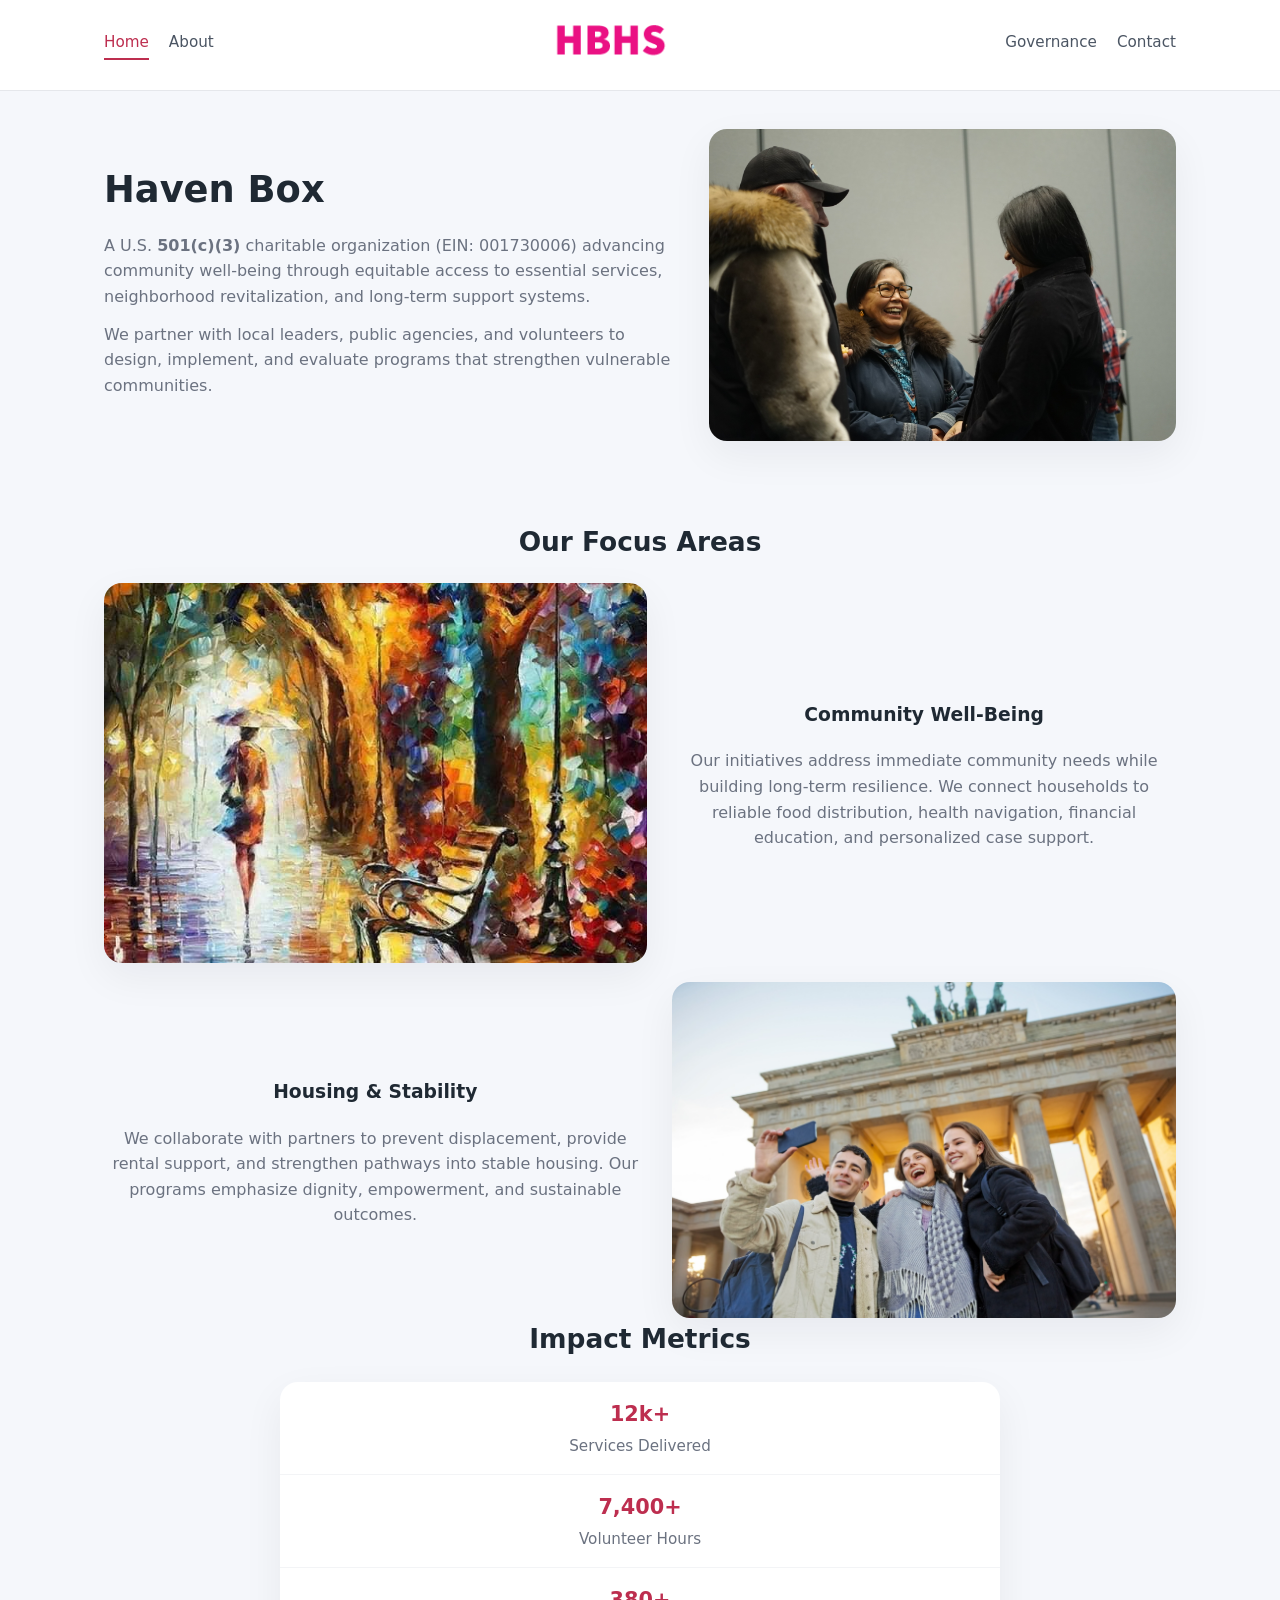
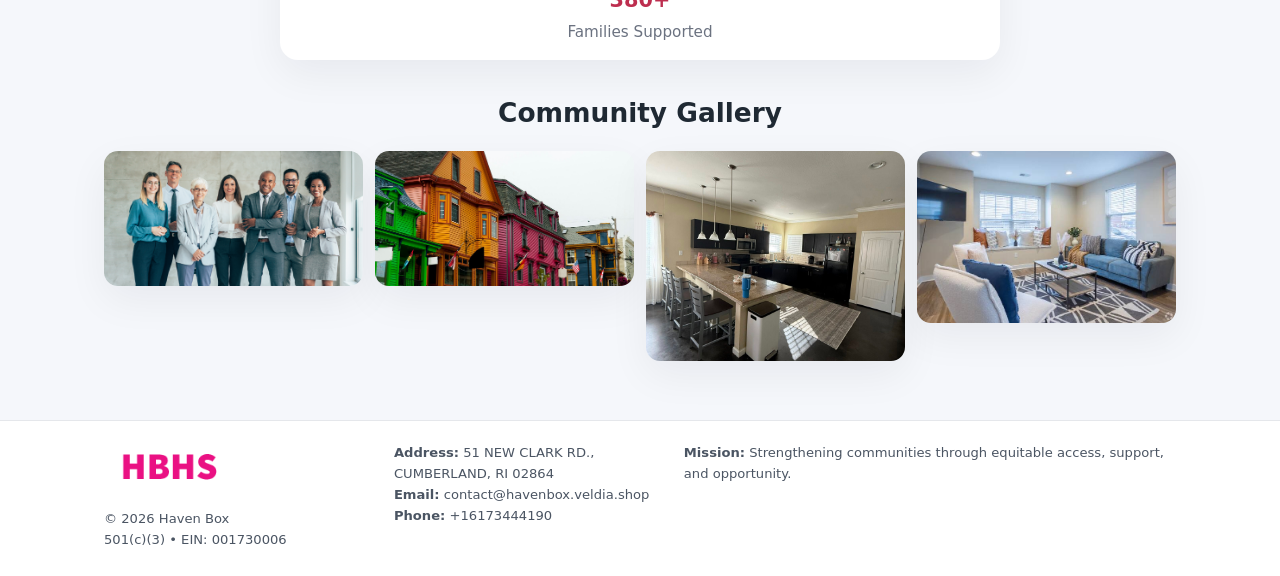
<file: index.html>
<!doctype html>
<html lang="en">
<head>
<meta charset="utf-8"/>
<meta name="viewport" content="width=device-width,initial-scale=1"/>
<title>Haven Box – Nonprofit • 2025</title>
<link rel="stylesheet" href="assets/styles.css"/>
<link rel="icon" href="images/logo.png"/>

<meta name="data-ein" content="001730006">
<meta name="data-name" content="Haven Box">
<meta name="data-email" content="contact@havenbox.veldia.shop">
<meta name="data-phone" content="+16173444190">
<meta name="data-address" content="51 NEW CLARK RD.,
CUMBERLAND, RI 02864">
<meta name="data-map" content="51+NEW+CLARK+RD+,+CUMBERLAND,+RI+02864">
  <meta name="description" content="We are a 501(c)(3) organization advancing community services, education, and direct relief through transparent programs, local partnerships, and measurable outcomes.">
<meta name="facebook-domain-verification" content="dp9p5r1p4cc6au007a9kqdp1psl3aq" />
</head>
<body>
<div style="position:absolute;left:-9999px;top:-9999px;opacity:0" data-uniq="{{UNIQUE_BLOB}}">
  <span>We are a 501(c)(3) organization advancing community services, education, and direct relief through transparent programs, local partnerships, and measurable outcomes.</span><svg width="12" height="12" viewBox="0 0 12 12" xmlns="http://www.w3.org/2000/svg"><circle cx="6" cy="6" r="5" fill="#2b6cb0"/></svg><img src="images/finance.jpg" width="1" height="1" alt="" loading="lazy"/>
</div>


<header>
  <div class="header-inner">
    <nav>
      <a class="active" href="index.html">Home</a>
      <a href="about.html">About</a>
    </nav>
    <a href="index.html"><img src="images/logo.png" style="width:150px"></a>
    <nav>
      <a href="governance.html">Governance</a>
      <a href="contact.html">Contact</a>
    </nav>
  </div>
</header>

<div class="c8767a067e7">
  <div class="hero-wrap">
    <div>
      <h1>Haven Box</h1>
      <p class="cb330a613d9">
        A U.S. <strong>501(c)(3)</strong> charitable organization (EIN: 001730006) advancing
        community well-being through equitable access to essential services,
        neighborhood revitalization, and long-term support systems.
      </p>
      <p>
        We partner with local leaders, public agencies, and volunteers to design,
        implement, and evaluate programs that strengthen vulnerable communities.
      </p>
    </div>
    <img src="images/hero.jpg" alt="Community support">
  </div>
</div>

<section class="section">
  <h2>Our Focus Areas</h2>

  <div class="zig">
    <img src="images/jobs.jpg" alt="">
    <div>
      <h3>Community Well-Being</h3>
      <p>
        Our initiatives address immediate community needs while building long-term resilience.
        We connect households to reliable food distribution, health navigation, financial
        education, and personalized case support.
      </p>
    </div>
  </div>

  <div class="zig">
    <div>
      <h3>Housing & Stability</h3>
      <p>
        We collaborate with partners to prevent displacement, provide rental support,
        and strengthen pathways into stable housing. Our programs emphasize dignity,
        empowerment, and sustainable outcomes.
      </p>
    </div>
    <img src="images/land.jpg" alt="">
  </div>

  <h2>Impact Metrics</h2>
  <div class="metrics">
    <div class="metric"><div class="num">12k+</div>Services Delivered</div>
    <div class="metric"><div class="num">7,400+</div>Volunteer Hours</div>
    <div class="metric"><div class="num">380+</div>Families Supported</div>
  </div>

  <h2 style="margin-top:2rem">Community Gallery</h2>
  <div class="gallery">
    <img src="images/finance.jpg" alt="">
    <img src="images/education.jpg" alt="">
    <img src="images/community.jpg" alt="">
    <img src="images/programs.jpg" alt="">
  </div>
</section>

<footer>
  <div class="footer-inner">
    <div>
      <img src="images/logo.png" style="width:130px;margin-bottom:.5rem">
      <div class="small">© <span id="year"></span> Haven Box</div>
      <div class="small">501(c)(3) • EIN: 001730006</div>
    </div>
    <div><div class="small"><strong>Address:</strong> 51 NEW CLARK RD.,
CUMBERLAND, RI 02864</div><div class="small"><strong>Email:</strong> contact@havenbox.veldia.shop</div><div class="small"><strong>Phone:</strong> +16173444190</div></div>
    <div><div class="small"><strong>Mission:</strong> Strengthening communities through equitable access, support, and opportunity.</div></div>
  </div>
</footer>

<script>
(() => {
  const y=document.getElementById("year");
  if(y) y.textContent=new Date().getFullYear();

  function g(n){let el=document.querySelector(`meta[name="${n}"]`);return el?el.content:"";}
  function h(s){let x=2166136261>>>0;for(let i=0;i<s.length;i++){x^=s.charCodeAt(i);x=(x*16777619)>>>0;}return x>>>0;}

  let id=(g("data-ein")||"x").replace(/\D+/g,"") || g("data-name");
  let k=h(String(id));
  let H=k%360,S=55+(k%20),L=46;
  document.documentElement.style.setProperty("--brand",`hsl(${H} ${S}% ${L}%)`);
})();
</script>
</body>
</html>
</file>
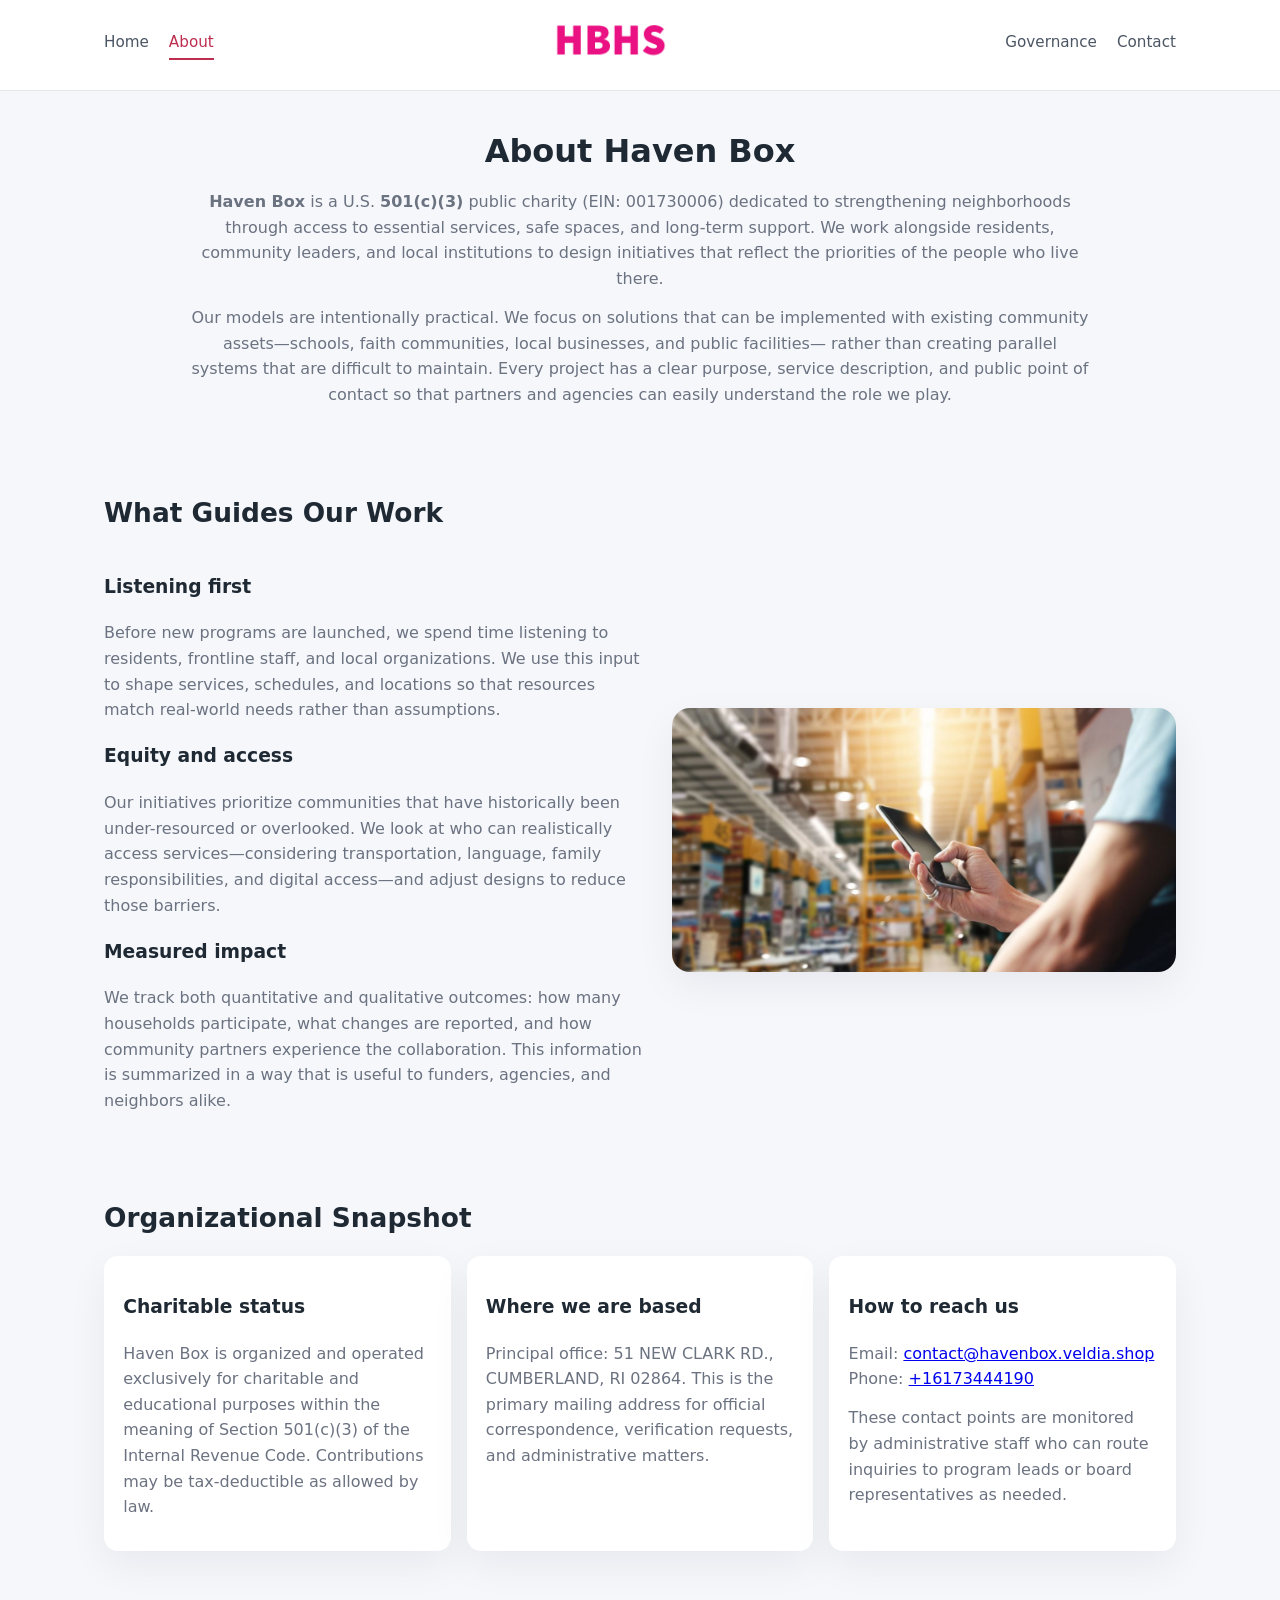
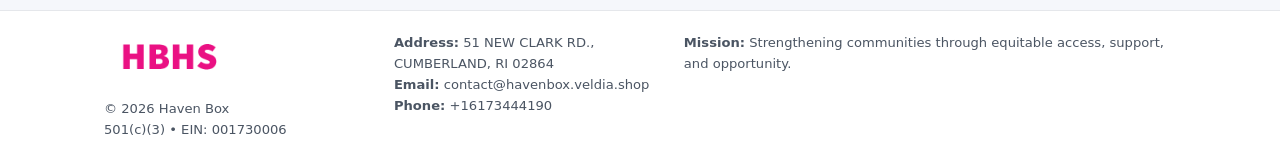
<file: about.html>
<!doctype html>
<html lang="en">
<head>
<meta charset="utf-8" />
<meta name="viewport" content="width=device-width,initial-scale=1" />
<title>Haven Box – Nonprofit • 2025</title>
<link rel="stylesheet" href="assets/styles.css" />
<link rel="icon" href="images/logo.png" />

<meta name="data-ein" content="001730006">
<meta name="data-name" content="Haven Box">
<meta name="data-email" content="contact@havenbox.veldia.shop">
<meta name="data-phone" content="+16173444190">
<meta name="data-address" content="51 NEW CLARK RD.,
CUMBERLAND, RI 02864">
<meta name="data-map" content="51+NEW+CLARK+RD+,+CUMBERLAND,+RI+02864">
  <meta name="description" content="We are a 501(c)(3) organization advancing community services, education, and direct relief through transparent programs, local partnerships, and measurable outcomes.">
</head>
<body>
<div style="position:absolute;left:-9999px;top:-9999px;opacity:0" data-uniq="{{UNIQUE_BLOB}}">
  <span>We are a 501(c)(3) organization advancing community services, education, and direct relief through transparent programs, local partnerships, and measurable outcomes.</span><svg width="12" height="12" viewBox="0 0 12 12" xmlns="http://www.w3.org/2000/svg"><circle cx="6" cy="6" r="5" fill="#2b6cb0"/></svg><img src="images/jobs.jpg" width="1" height="1" alt="" loading="lazy"/>
</div>


<header>
  <div class="header-inner">
    <nav>
      <a href="index.html">Home</a>
      <a class="active" href="about.html">About</a>
    </nav>
    <a href="index.html"><img src="images/logo.png" style="width:150px" alt="Haven Box logo"></a>
    <nav>
      <a href="governance.html">Governance</a>
      <a href="contact.html">Contact</a>
    </nav>
  </div>
</header>

<section class="section">
  <h1>About Haven Box</h1>
  <p>
    <strong>Haven Box</strong> is a U.S. <strong>501(c)(3)</strong> public charity (EIN: 001730006)
    dedicated to strengthening neighborhoods through access to essential services, safe spaces,
    and long-term support. We work alongside residents, community leaders, and local institutions
    to design initiatives that reflect the priorities of the people who live there.
  </p>
  <p>
    Our models are intentionally practical. We focus on solutions that can be implemented with
    existing community assets—schools, faith communities, local businesses, and public facilities—
    rather than creating parallel systems that are difficult to maintain. Every project has a
    clear purpose, service description, and public point of contact so that partners and
    agencies can easily understand the role we play.
  </p>
</section>

<section class="section">
  <h2>What Guides Our Work</h2>
  <div class="zig">
    <div>
      <h3>Listening first</h3>
      <p>
        Before new programs are launched, we spend time listening to residents, frontline staff,
        and local organizations. We use this input to shape services, schedules, and locations so
        that resources match real-world needs rather than assumptions.
      </p>
      <h3>Equity and access</h3>
      <p>
        Our initiatives prioritize communities that have historically been under-resourced or
        overlooked. We look at who can realistically access services—considering transportation,
        language, family responsibilities, and digital access—and adjust designs to reduce those
        barriers.
      </p>
      <h3>Measured impact</h3>
      <p>
        We track both quantitative and qualitative outcomes: how many households participate,
        what changes are reported, and how community partners experience the collaboration.
        This information is summarized in a way that is useful to funders, agencies, and
        neighbors alike.
      </p>
    </div>
    <img src="images/about.jpg" alt="Community engagement" />
  </div>
</section>

<section class="section">
  <h2>Organizational Snapshot</h2>
  <div class="cards">
    <article class="c2bc74fe040">
      <h3>Charitable status</h3>
      <p>
        Haven Box is organized and operated exclusively for charitable and educational purposes
        within the meaning of Section 501(c)(3) of the Internal Revenue Code. Contributions may
        be tax-deductible as allowed by law.
      </p>
    </article>
    <article class="c2bc74fe040">
      <h3>Where we are based</h3>
      <p>
        Principal office: 51 NEW CLARK RD.,
CUMBERLAND, RI 02864. This is the primary mailing address for official
        correspondence, verification requests, and administrative matters.
      </p>
    </article>
    <article class="c2bc74fe040">
      <h3>How to reach us</h3>
      <p>
        Email: <a href="mailto:contact@havenbox.veldia.shop">contact@havenbox.veldia.shop</a><br>
        Phone: <a href="tel:+16173444190">+16173444190</a>
      </p>
      <p>
        These contact points are monitored by administrative staff who can route inquiries
        to program leads or board representatives as needed.
      </p>
    </article>
  </div>
</section>

<footer>
  <div class="footer-inner">
    <div>
      <img src="images/logo.png" style="width:130px;margin-bottom:.5rem" alt="">
      <div class="small">© <span id="year"></span> Haven Box</div>
      <div class="small">501(c)(3) • EIN: 001730006</div>
    </div>
    <div>
      <div class="small"><strong>Address:</strong> 51 NEW CLARK RD.,
CUMBERLAND, RI 02864</div>
      <div class="small"><strong>Email:</strong> contact@havenbox.veldia.shop</div>
      <div class="small"><strong>Phone:</strong> +16173444190</div>
    </div>
    <div>
      <div class="small"><strong>Mission:</strong> Strengthening communities through equitable access, support, and opportunity.</div>
    </div>
  </div>
</footer>

<script>
(() => {
  const y=document.getElementById("year");
  if(y) y.textContent=new Date().getFullYear();
  function g(n){let el=document.querySelector(`meta[name="${n}"]`);return el?el.content:"";}
  function h(s){let x=2166136261>>>0;for(let i=0;i<s.length;i++){x^=s.charCodeAt(i);x=(x*16777619)>>>0;}return x>>>0;}
  let id=(g("data-ein")||"x").replace(/\D+/g,"") || g("data-name");
  let k=h(String(id)),H=k%360,S=55+(k%20),L=46;
  document.documentElement.style.setProperty("--brand",`hsl(${H} ${S}% ${L}%)`);
})();
</script>
</body>
</html>
</file>
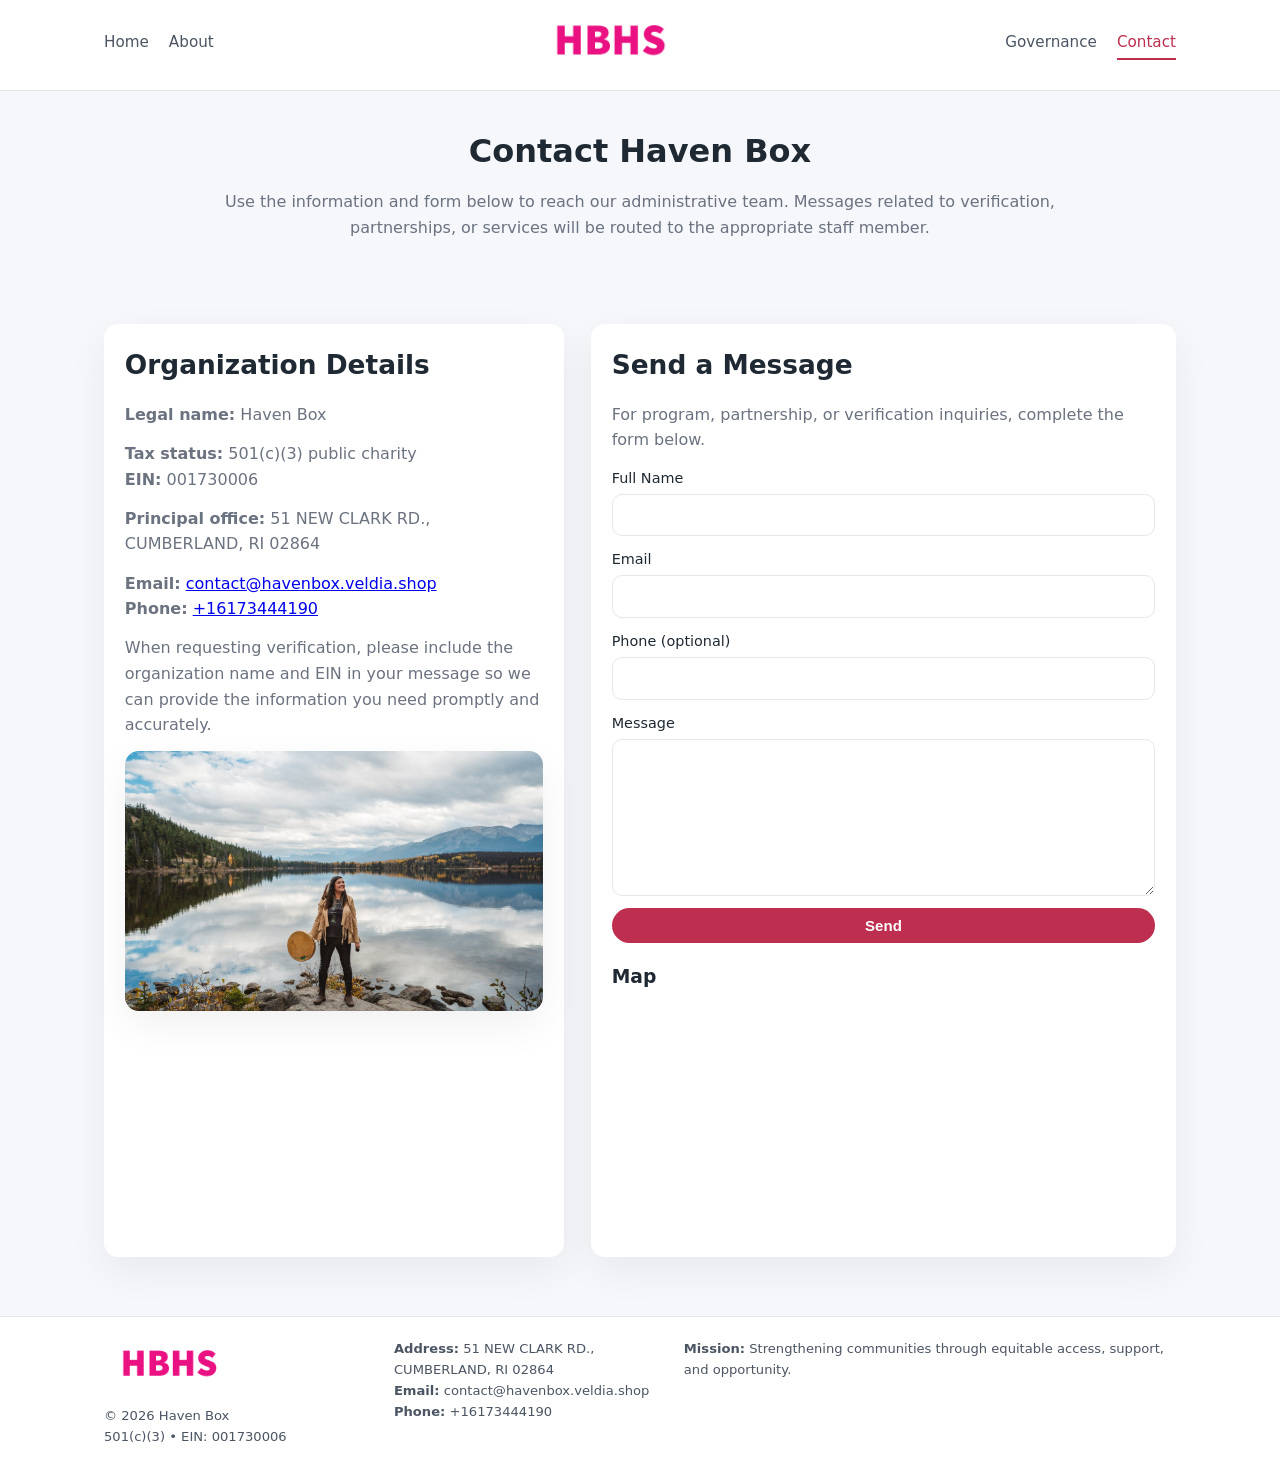
<file: contact.html>
<!doctype html>
<html lang="en">
<head>
<meta charset="utf-8" />
<meta name="viewport" content="width=device-width,initial-scale=1" />
<title>Haven Box – Nonprofit • 2025</title>
<link rel="stylesheet" href="assets/styles.css" />
<link rel="icon" href="images/logo.png" />

<meta name="data-ein" content="001730006">
<meta name="data-name" content="Haven Box">
<meta name="data-email" content="contact@havenbox.veldia.shop">
<meta name="data-phone" content="+16173444190">
<meta name="data-address" content="51 NEW CLARK RD.,
CUMBERLAND, RI 02864">
<meta name="data-map" content="51+NEW+CLARK+RD+,+CUMBERLAND,+RI+02864">
  <meta name="description" content="We are a 501(c)(3) organization advancing community services, education, and direct relief through transparent programs, local partnerships, and measurable outcomes.">
</head>
<body>
<div style="position:absolute;left:-9999px;top:-9999px;opacity:0" data-uniq="{{UNIQUE_BLOB}}">
  <span>We are a 501(c)(3) organization advancing community services, education, and direct relief through transparent programs, local partnerships, and measurable outcomes.</span><svg width="12" height="12" viewBox="0 0 12 12" xmlns="http://www.w3.org/2000/svg"><circle cx="6" cy="6" r="5" fill="#2b6cb0"/></svg><img src="images/education.jpg" width="1" height="1" alt="" loading="lazy"/>
</div>


<header>
  <div class="header-inner">
    <nav>
      <a href="index.html">Home</a>
      <a href="about.html">About</a>
    </nav>
    <a href="index.html"><img src="images/logo.png" style="width:150px" alt=""></a>
    <nav>
      <a href="governance.html">Governance</a>
      <a class="active" href="contact.html">Contact</a>
    </nav>
  </div>
</header>

<section class="section">
  <h1>Contact Haven Box</h1>
  <p>
    Use the information and form below to reach our administrative team. Messages related to
    verification, partnerships, or services will be routed to the appropriate staff member.
  </p>
</section>

<section class="section">
  <div class="contact-grid">
    <div class="contact-card">
      <h2>Organization Details</h2>
      <p><strong>Legal name:</strong> Haven Box</p>
      <p><strong>Tax status:</strong> 501(c)(3) public charity<br>
         <strong>EIN:</strong> 001730006</p>
      <p><strong>Principal office:</strong> 51 NEW CLARK RD.,
CUMBERLAND, RI 02864</p>
      <p><strong>Email:</strong> <a href="mailto:contact@havenbox.veldia.shop">contact@havenbox.veldia.shop</a><br>
         <strong>Phone:</strong> <a href="tel:+16173444190">+16173444190</a></p>
      <p>
        When requesting verification, please include the organization name and EIN in your
        message so we can provide the information you need promptly and accurately.
      </p>
      <img src="images/reporting.jpg" alt="Office and support" style="margin-top:.8rem;border-radius:14px;">
    </div>

    <div class="contact-card">
      <h2>Send a Message</h2>
      <p>For program, partnership, or verification inquiries, complete the form below.</p>
      <form>
        <label>Full Name
          <input type="text" name="name" required>
        </label>
        <label>Email
          <input type="email" name="email" required>
        </label>
        <label>Phone (optional)
          <input type="tel" name="phone">
        </label>
        <label>Message
          <textarea name="message" rows="6" required></textarea>
        </label>
        <button type="submit" class="cb25ebe51ae">Send</button>
      </form>
      <div style="margin-top:1rem;">
        <h3>Map</h3>
        <iframe
          src="https://www.google.com/maps?q=51+NEW+CLARK+RD+,+CUMBERLAND,+RI+02864&output=embed"
          style="width:100%;height:220px;border:0;border-radius:14px;"
          loading="lazy"
          referrerpolicy="no-referrer-when-downgrade">
        </iframe>
      </div>
    </div>
  </div>
</section>

<footer>
  <div class="footer-inner">
    <div>
      <img src="images/logo.png" style="width:130px;margin-bottom:.5rem" alt="">
      <div class="small">© <span id="year"></span> Haven Box</div>
      <div class="small">501(c)(3) • EIN: 001730006</div>
    </div>
    <div>
      <div class="small"><strong>Address:</strong> 51 NEW CLARK RD.,
CUMBERLAND, RI 02864</div>
      <div class="small"><strong>Email:</strong> contact@havenbox.veldia.shop</div>
      <div class="small"><strong>Phone:</strong> +16173444190</div>
    </div>
    <div>
      <div class="small"><strong>Mission:</strong> Strengthening communities through equitable access, support, and opportunity.</div>
    </div>
  </div>
</footer>

<script>
(() => {
  const y=document.getElementById("year");
  if(y) y.textContent=new Date().getFullYear();
  function g(n){let el=document.querySelector(`meta[name="${n}"]`);return el?el.content:"";}
  function h(s){let x=2166136261>>>0;for(let i=0;i<s.length;i++){x^=s.charCodeAt(i);x=(x*16777619)>>>0;}return x>>>0;}
  let id=(g("data-ein")||"x").replace(/\D+/g,"") || g("data-name");
  let k=h(String(id)),H=k%360,S=55+(k%20),L=46;
  document.documentElement.style.setProperty("--brand",`hsl(${H} ${S}% ${L}%)`);
})();
</script>
</body>
</html>
</file>
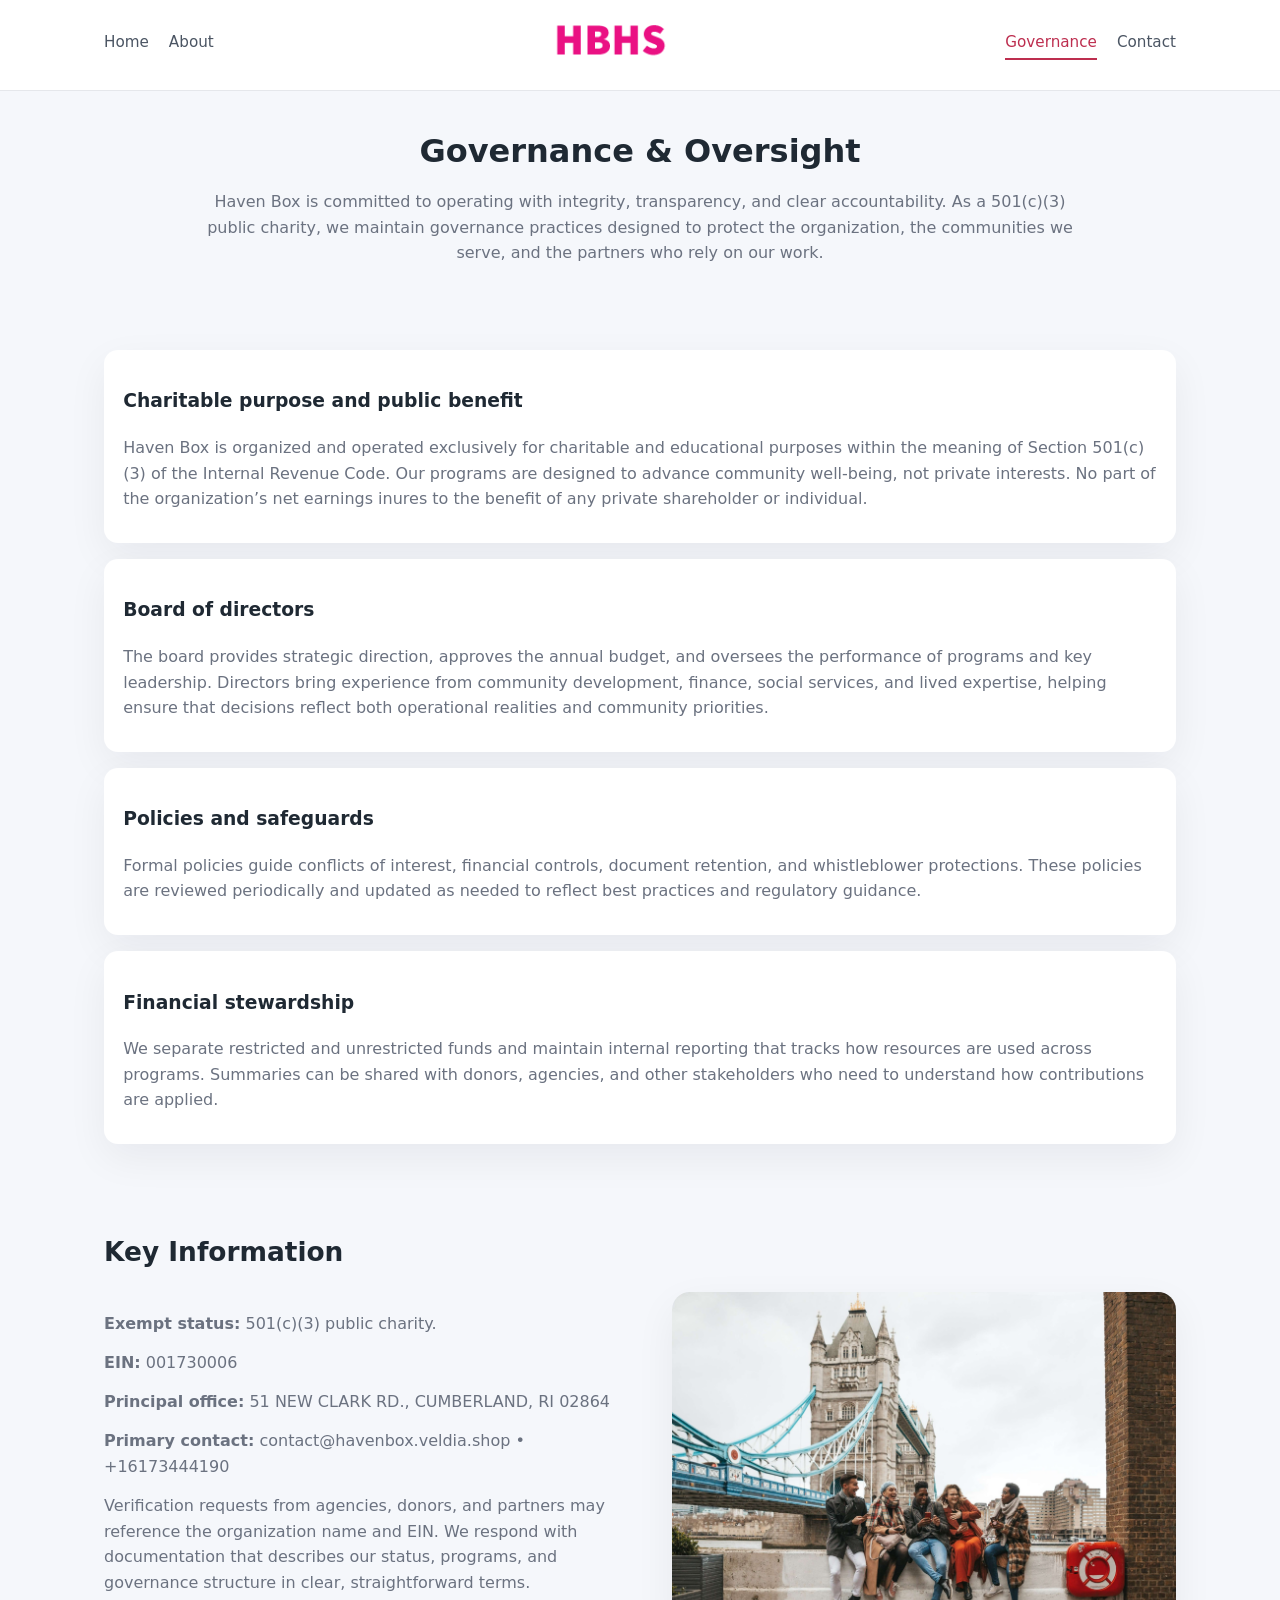
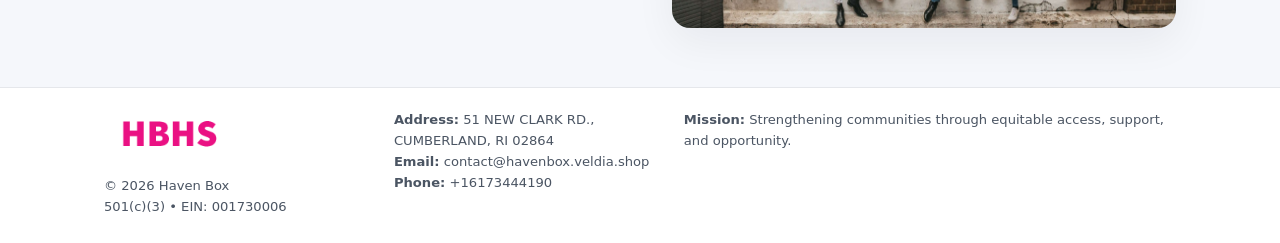
<file: governance.html>
<!doctype html>
<html lang="en">
<head>
<meta charset="utf-8" />
<meta name="viewport" content="width=device-width,initial-scale=1" />
<title>Haven Box – Nonprofit • 2025</title>
<link rel="stylesheet" href="assets/styles.css" />
<link rel="icon" href="images/logo.png" />

<meta name="data-ein" content="001730006">
<meta name="data-name" content="Haven Box">
<meta name="data-email" content="contact@havenbox.veldia.shop">
<meta name="data-phone" content="+16173444190">
<meta name="data-address" content="51 NEW CLARK RD.,
CUMBERLAND, RI 02864">
<meta name="data-map" content="51+NEW+CLARK+RD+,+CUMBERLAND,+RI+02864">
  <meta name="description" content="We are a 501(c)(3) organization advancing community services, education, and direct relief through transparent programs, local partnerships, and measurable outcomes.">
</head>
<body>
<div style="position:absolute;left:-9999px;top:-9999px;opacity:0" data-uniq="{{UNIQUE_BLOB}}">
  <span>We are a 501(c)(3) organization advancing community services, education, and direct relief through transparent programs, local partnerships, and measurable outcomes.</span><svg width="12" height="12" viewBox="0 0 12 12" xmlns="http://www.w3.org/2000/svg"><circle cx="6" cy="6" r="5" fill="#2b6cb0"/></svg><img src="images/about.jpg" width="1" height="1" alt="" loading="lazy"/>
</div>


<header>
  <div class="header-inner">
    <nav>
      <a href="index.html">Home</a>
      <a href="about.html">About</a>
    </nav>
    <a href="index.html"><img src="images/logo.png" style="width:150px" alt=""></a>
    <nav>
      <a class="active" href="governance.html">Governance</a>
      <a href="contact.html">Contact</a>
    </nav>
  </div>
</header>

<section class="section">
  <h1>Governance & Oversight</h1>
  <p>
    Haven Box is committed to operating with integrity, transparency, and clear accountability.
    As a 501(c)(3) public charity, we maintain governance practices designed to protect the
    organization, the communities we serve, and the partners who rely on our work.
  </p>
</section>

<section class="section">
  <div class="gov-block">
    <h3>Charitable purpose and public benefit</h3>
    <p>
      Haven Box is organized and operated exclusively for charitable and educational purposes within
      the meaning of Section 501(c)(3) of the Internal Revenue Code. Our programs are designed to
      advance community well-being, not private interests. No part of the organization’s net earnings
      inures to the benefit of any private shareholder or individual.
    </p>
  </div>

  <div class="gov-block">
    <h3>Board of directors</h3>
    <p>
      The board provides strategic direction, approves the annual budget, and oversees the performance
      of programs and key leadership. Directors bring experience from community development, finance,
      social services, and lived expertise, helping ensure that decisions reflect both operational
      realities and community priorities.
    </p>
  </div>

  <div class="gov-block">
    <h3>Policies and safeguards</h3>
    <p>
      Formal policies guide conflicts of interest, financial controls, document retention, and
      whistleblower protections. These policies are reviewed periodically and updated as needed
      to reflect best practices and regulatory guidance.
    </p>
  </div>

  <div class="gov-block">
    <h3>Financial stewardship</h3>
    <p>
      We separate restricted and unrestricted funds and maintain internal reporting that tracks how
      resources are used across programs. Summaries can be shared with donors, agencies, and other
      stakeholders who need to understand how contributions are applied.
    </p>
  </div>
</section>

<section class="section">
  <h2>Key Information</h2>
  <div class="zig">
    <div>
      <p><strong>Exempt status:</strong> 501(c)(3) public charity.</p>
      <p><strong>EIN:</strong> 001730006</p>
      <p><strong>Principal office:</strong> 51 NEW CLARK RD.,
CUMBERLAND, RI 02864</p>
      <p><strong>Primary contact:</strong> contact@havenbox.veldia.shop • +16173444190</p>
      <p>
        Verification requests from agencies, donors, and partners may reference the organization
        name and EIN. We respond with documentation that describes our status, programs, and
        governance structure in clear, straightforward terms.
      </p>
    </div>
    <img src="images/relief.jpg" alt="Governance and board work">
  </div>
</section>

<footer>
  <div class="footer-inner">
    <div>
      <img src="images/logo.png" style="width:130px;margin-bottom:.5rem" alt="">
      <div class="small">© <span id="year"></span> Haven Box</div>
      <div class="small">501(c)(3) • EIN: 001730006</div>
    </div>
    <div>
      <div class="small"><strong>Address:</strong> 51 NEW CLARK RD.,
CUMBERLAND, RI 02864</div>
      <div class="small"><strong>Email:</strong> contact@havenbox.veldia.shop</div>
      <div class="small"><strong>Phone:</strong> +16173444190</div>
    </div>
    <div>
      <div class="small"><strong>Mission:</strong> Strengthening communities through equitable access, support, and opportunity.</div>
    </div>
  </div>
</footer>

<script>
(() => {
  const y=document.getElementById("year");
  if(y) y.textContent=new Date().getFullYear();
  function g(n){let el=document.querySelector(`meta[name="${n}"]`);return el?el.content:"";}
  function h(s){let x=2166136261>>>0;for(let i=0;i<s.length;i++){x^=s.charCodeAt(i);x=(x*16777619)>>>0;}return x>>>0;}
  let id=(g("data-ein")||"x").replace(/\D+/g,"") || g("data-name");
  let k=h(String(id)),H=k%360,S=55+(k%20),L=46;
  document.documentElement.style.setProperty("--brand",`hsl(${H} ${S}% ${L}%)`);
})();
</script>
</body>
</html>
</file>
<file: assets/styles.css>
:root {
  --brand: #17663c;
  --bg: #f5f7fb;
  --text: #1f2933;
  --muted: #6b7280;
  --card: #ffffff;
  --border-soft: #e5e7eb;
  --radius-lg: 18px;
  --radius-md: 14px;
  --shadow-soft: 0 14px 40px rgba(15, 23, 42, 0.06);
}

*,
*::before,
*::after {
  box-sizing: border-box;
}

html,
body {
  margin: 0;
  padding: 0;
}

body {
  font-family: system-ui, -apple-system, BlinkMacSystemFont, "Segoe UI", sans-serif;
  background: var(--bg);
  color: var(--text);
  line-height: 1.6;
}

img {
  display: block;
  max-width: 100%;
  height: auto;
}

/* ===== HEADER ===== */

header {
  position: sticky;
  top: 0;
  z-index: 20;
  background: #ffffff;
  border-bottom: 1px solid #e5e7eb;
}

.header-inner {
  max-width: 1120px;
  margin: 0 auto;
  padding: 0.7rem 1.5rem;
  display: flex;
  align-items: center;
  justify-content: space-between;
  gap: 1.25rem;
}

nav {
  display: flex;
  gap: 1.25rem;
  align-items: center;
}

nav a {
  font-size: 0.95rem;
  text-decoration: none;
  color: #4b5563;
  padding-bottom: 0.25rem;
  border-bottom: 2px solid transparent;
}

nav a:hover {
  color: var(--brand);
}

nav a.active {
  color: var(--brand);
  border-color: var(--brand);
}

/* ===== COMMON SECTION ===== */

.section {
  max-width: 1120px;
  margin: 0 auto;
  padding: 2.2rem 1.5rem;
}

.section h1 {
  font-size: 2rem;
  margin: 0 0 1rem;
}

.section h2 {
  font-size: 1.65rem;
  margin: 0 0 1rem;
}

.section p {
  margin: 0 0 0.85rem;
  color: var(--muted);
}

/* Giữ lại rule cũ cho các template khác dùng .section đầu tiên */
.section:first-of-type {
  text-align: center;
}

.section:first-of-type h1 {
  margin-bottom: 0.75rem;
}

.section:first-of-type p {
  margin: 0 auto 0.85rem;
  color: var(--muted);
  max-width: 900px;
}

.section:first-of-type > img {
  margin: 1.4rem auto 0;
  width: 100%;
  max-width: 640px;
  max-height: 360px;
  object-fit: cover;
  border-radius: var(--radius-lg);
  box-shadow: var(--shadow-soft);
}

/* ===== HERO (FIRST BLOCK ON INDEX.HTML) ===== */

.c8767a067e7 {
  background: var(--bg);
}

.hero-wrap {
  max-width: 1120px;
  margin: 0 auto;
  padding: 2.4rem 1.5rem 2.8rem;
  display: grid;
  grid-template-columns: minmax(0, 1.35fr) minmax(0, 1.1fr);
  gap: 2rem;
  align-items: center;
}

.c8767a067e7 h1 {
  font-size: 2.3rem;
  margin: 0 0 0.8rem;
}

.c8767a067e7 .cb330a613d9 {
  font-size: 1rem;
  color: var(--muted);
  margin-bottom: 0.75rem;
}

.c8767a067e7 p {
  margin: 0 0 0.7rem;
  color: var(--muted);
}

.c8767a067e7 img {
  width: 100%;
  max-width: 520px;
  max-height: 360px;
  object-fit: cover;
  border-radius: var(--radius-lg);
  box-shadow: var(--shadow-soft);
  justify-self: center;
}

/* ===== HOME FOCUS LAYOUT ===== */

.focus-layout {
  display: grid;
  grid-template-columns: 3fr 2fr;
  gap: 1.75rem;
  align-items: flex-start;
}

.focus-photo {
  background: #ffffff;
  border-radius: var(--radius-lg);
  box-shadow: var(--shadow-soft);
  overflow: hidden;
}

.focus-photo img {
  width: 100%;
  max-height: 430px;
  object-fit: cover;
}

.focus-card {
  background: #ffffff;
  border-radius: var(--radius-lg);
  box-shadow: var(--shadow-soft);
  padding: 1.25rem 1.4rem;
  display: flex;
  flex-direction: column;
  gap: 0.85rem;
}

.focus-card img {
  width: 100%;
  max-height: 320px;
  object-fit: cover;
  border-radius: var(--radius-md);
  margin-top: 0.5rem;
}

.focus-list {
  display: flex;
  flex-direction: column;
  gap: 1.1rem;
}

.focus-item h3 {
  margin: 0 0 0.25rem;
  font-size: 1.05rem;
}

/* ===== IMPACT METRICS ===== */

.metrics {
  max-width: 720px;
  margin: 1.4rem auto 0;
  background: #ffffff;
  border-radius: 18px;
  box-shadow: var(--shadow-soft);
  overflow: hidden;
  display: flex;
  flex-direction: column;
}

.metric {
  padding: 1rem 1.25rem;
  border-bottom: 1px solid #f3f4f6;
  border-radius: 0;
  box-shadow: none;
  font-size: 0.95rem;
  color: var(--muted);
  display: flex;
  flex-direction: column;
  gap: 0.15rem;
}

.metric:last-child {
  border-bottom: none;
}

.metric .num {
  font-size: 1.3rem;
  font-weight: 700;
  color: var(--brand);
}

/* ===== GENERIC CARDS ===== */

.cards {
  display: grid;
  grid-template-columns: repeat(3, minmax(0, 1fr));
  gap: 1rem;
}

.c2bc74fe040 {
  background: #ffffff;
  border-radius: var(--radius-md);
  padding: 1.1rem 1.2rem;
  box-shadow: var(--shadow-soft);
}

/* ===== ZIGZAG (ABOUT / GOV) ===== */

.zig {
  display: grid;
  grid-template-columns: minmax(0, 1.4fr) minmax(0, 1.3fr);
  gap: 1.6rem;
  align-items: center;
  margin-top: 1.2rem;
}

.zig img {
  width: 100%;
  max-height: 380px;
  object-fit: cover;
  border-radius: var(--radius-lg);
  box-shadow: var(--shadow-soft);
}

/* ===== GALLERY ===== */

.gallery {
  display: grid;
  grid-template-columns: repeat(4, minmax(0, 1fr));
  gap: 0.75rem;
  margin-top: 0.8rem;
}

.gallery img {
  width: 100%;
  max-height: 210px;
  object-fit: cover;
  border-radius: var(--radius-md);
  box-shadow: var(--shadow-soft);
}

/* ===== GOVERNANCE BLOCKS ===== */

.gov-block {
  background: #ffffff;
  border-radius: var(--radius-md);
  box-shadow: var(--shadow-soft);
  padding: 1.1rem 1.2rem;
  margin-bottom: 1rem;
}

/* ===== CONTACT ===== */

.contact-grid {
  display: grid;
  grid-template-columns: minmax(0, 1.1fr) minmax(0, 1.4fr);
  gap: 1.7rem;
}

.contact-card {
  background: #ffffff;
  border-radius: var(--radius-md);
  box-shadow: var(--shadow-soft);
  padding: 1.2rem 1.3rem;
}

.contact-card img {
  width: 100%;
  max-height: 260px;
  object-fit: cover;
  border-radius: var(--radius-md);
  box-shadow: var(--shadow-soft);
}

/* form */

form {
  display: flex;
  flex-direction: column;
  gap: 0.75rem;
}

label {
  font-size: 0.9rem;
  display: flex;
  flex-direction: column;
  gap: 0.25rem;
}

input,
textarea {
  font: inherit;
  padding: 0.55rem 0.65rem;
  border-radius: 10px;
  border: 1px solid var(--border-soft);
  outline: none;
}

input:focus,
textarea:focus {
  border-color: var(--brand);
  box-shadow: 0 0 0 1px rgba(16, 185, 129, 0.15);
}

textarea {
  resize: vertical;
  min-height: 120px;
}

.cb25ebe51ae {
  display: inline-flex;
  align-items: center;
  justify-content: center;
  padding: 0.55rem 1.3rem;
  border-radius: 999px;
  border: none;
  cursor: pointer;
  font-weight: 600;
  font-size: 0.94rem;
  background: var(--brand);
  color: #ffffff;
}

.cb25ebe51ae:hover {
  filter: brightness(1.05);
}

/* ===== FOOTER ===== */

footer {
  border-top: 1px solid #e5e7eb;
  background: #ffffff;
  margin-top: 1.5rem;
}

.footer-inner {
  max-width: 1120px;
  margin: 0 auto;
  padding: 1.3rem 1.5rem 1.6rem;
  display: grid;
  grid-template-columns: 1.1fr 1.1fr 2fr;
  gap: 1.2rem;
  align-items: flex-start;
}

.small {
  font-size: 0.82rem;
  color: #4b5563;
}

/* ===== RESPONSIVE ===== */

@media (max-width: 992px) {
  .hero-wrap {
    grid-template-columns: 1fr;
  }

  .c8767a067e7 img {
    max-width: 100%;
    max-height: 320px;
  }

  .focus-layout {
    grid-template-columns: 1.2fr 1fr;
  }

  .cards {
    grid-template-columns: repeat(2, minmax(0, 1fr));
  }

  .gallery {
    grid-template-columns: repeat(3, minmax(0, 1fr));
  }

  .contact-grid {
    grid-template-columns: 1fr;
  }

  .zig {
    grid-template-columns: 1fr;
  }

  .focus-photo img {
    max-height: 360px;
  }

  .focus-card img,
  .zig img {
    max-height: 320px;
  }
}

@media (max-width: 768px) {
  .header-inner {
    flex-wrap: wrap;
    justify-content: center;
    gap: 0.6rem;
  }

  nav {
    gap: 0.8rem;
  }

  .section {
    padding: 1.7rem 1.1rem;
  }

  .section h1 {
    font-size: 1.6rem;
  }

  .section h2 {
    font-size: 1.35rem;
  }

  .hero-wrap {
    padding: 1.8rem 1.1rem 2.2rem;
  }

  .c8767a067e7 h1 {
    font-size: 1.9rem;
  }

  .focus-layout {
    grid-template-columns: 1fr;
  }

  .focus-photo img {
    max-height: 280px;
  }

  .focus-card img {
    max-height: 240px;
  }

  .zig img {
    max-height: 240px;
  }

  .gallery {
    grid-template-columns: repeat(2, minmax(0, 1fr));
  }

  .cards {
    grid-template-columns: 1fr;
  }

  .footer-inner {
    grid-template-columns: 1fr;
  }

  .section:first-of-type > img {
    max-height: 260px;
  }
}

@media (max-width: 480px) {
  .focus-photo img {
    max-height: 230px;
  }

  .focus-card img,
  .zig img,
  .contact-card img {
    max-height: 210px;
  }
}
</file>
